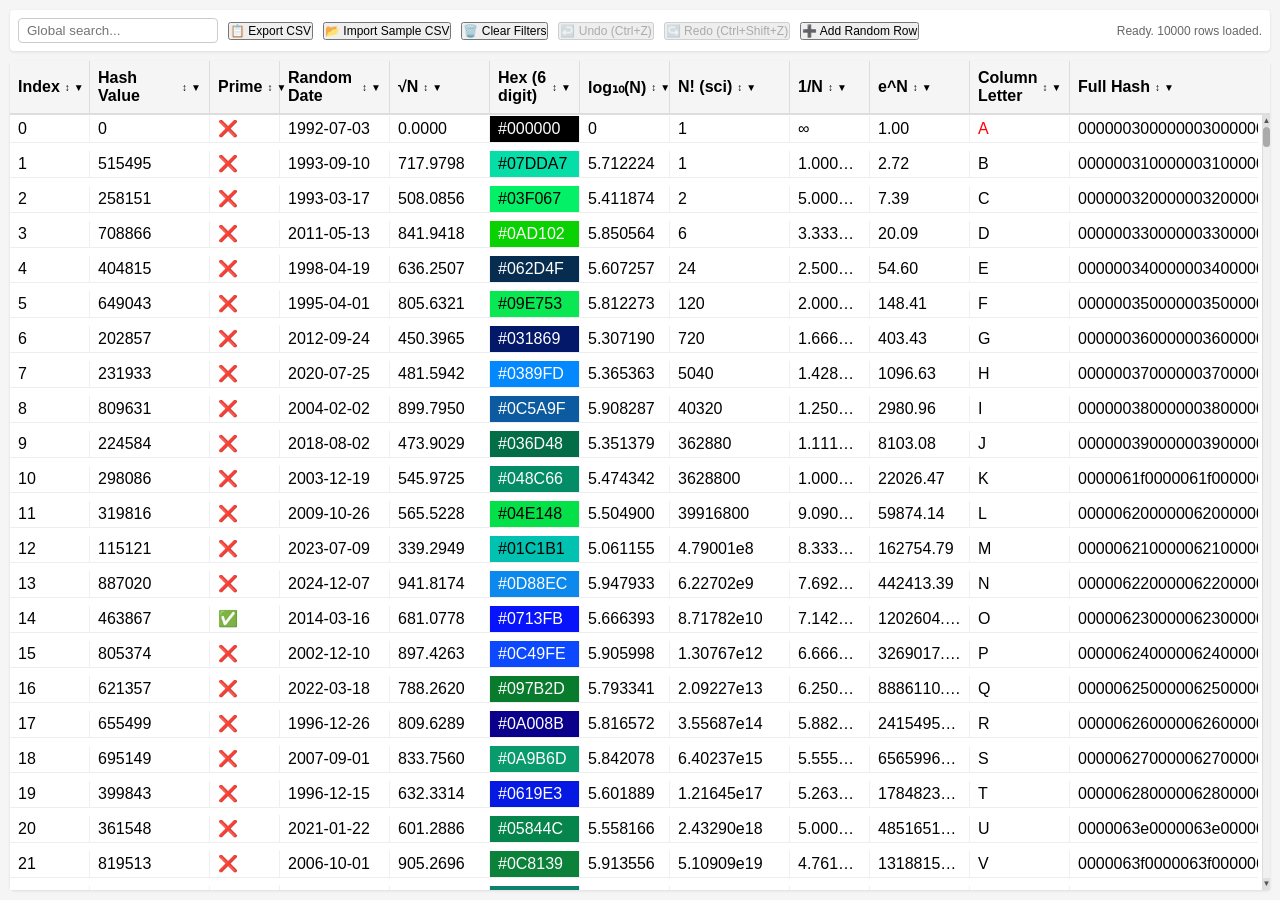
<file: TableTest.html>
<!DOCTYPE html>
<html lang="en">
<head>
    <meta charset="UTF-8">
    <meta name="viewport" content="width=device-width, initial-scale=1.0">
    <title>DataTable - 10 Million Rows (Paged)</title>
    <style>
        * { box-sizing: border-box; margin: 0; padding: 0; }
        body {
            font-family: 'Segoe UI', Tahoma, Geneva, Verdana, sans-serif;
            background: #f5f5f5;
            height: 100vh;
            display: flex;
            flex-direction: column;
            padding: 10px;
        }
        .toolbar {
            display: flex;
            gap: 10px;
            flex-wrap: wrap;
            margin-bottom: 10px;
            padding: 8px;
            background: white;
            border-radius: 4px;
            box-shadow: 0 1px 3px rgba(0,0,0,0.1);
            align-items: center;
        }
        button {
            cursor: pointer;
            font-size: 12px;
        }
        button:hover { background: #0b7dda; }
        .info {
            font-size: 12px;
            color: #666;
            margin-left: auto;
            align-self: center;
        }
        .global_search {
            padding: 4px 8px;
            width: 200px;
            border: 1px solid #ccc;
            border-radius: 4px;
        }
        #table_container {
            flex: 1;
            min-height: 0;
            background: white;
            border-radius: 4px;
            box-shadow: 0 1px 3px rgba(0,0,0,0.1);
        }
    </style>
</head>
<body>
    <div class="toolbar">
        <input type="text" id="global_search" class="global_search" placeholder="Global search...">
        <button id="export_csv_btn">&#x1F4CB; Export CSV</button>
        <button id="import_csv_btn">&#x1F4C2; Import Sample CSV</button>
        <button id="clear_filters_btn">&#x1F5D1;&#xFE0F; Clear Filters</button>
        <button id="undo_btn" disabled>&#x21A9;&#xFE0F; Undo (Ctrl+Z)</button>
        <button id="redo_btn" disabled>&#x21AA;&#xFE0F; Redo (Ctrl+Shift+Z)</button>
        <button id="add_row_btn">&#x2795; Add Random Row</button>
        <div class="info" id="row_count_info"></div>
    </div>
    <div id="table_container"></div>

    <script src="web/js/widgets/DataGrid/CustomScrollbar.js"></script>
    <script src="web/js/widgets/DataGrid/ColumnDef.js"></script>
    <script src="web/js/widgets/DataGrid/RowDef.js"></script>
    <script src="web/js/widgets/DataGrid/GridDataModel.js"></script>
    <script src="web/js/widgets/DataGrid/CellNode.js"></script>
    <script src="web/js/widgets/DataGrid/RowNode.js"></script>
    <script src="web/js/widgets/DataGrid/DOMPool.js"></script>
    <script src="web/js/widgets/DataGrid/GridDOMManager.js"></script>
    <script src="web/js/widgets/DataGrid/VirtualScroller.js"></script>
    <script src="web/js/widgets/DataGrid/SelectionManager.js"></script>
    <script src="web/js/widgets/DataGrid/SortManager.js"></script>
    <script src="web/js/widgets/DataGrid/FilterManager.js"></script>
    <script src="web/js/widgets/DataGrid/EditManager.js"></script>
    <script src="web/js/widgets/DataGrid/GridAPI.js"></script>
    <script src="web/js/widgets/DataGrid/tester.js"></script>
</body>
</html>
</file>
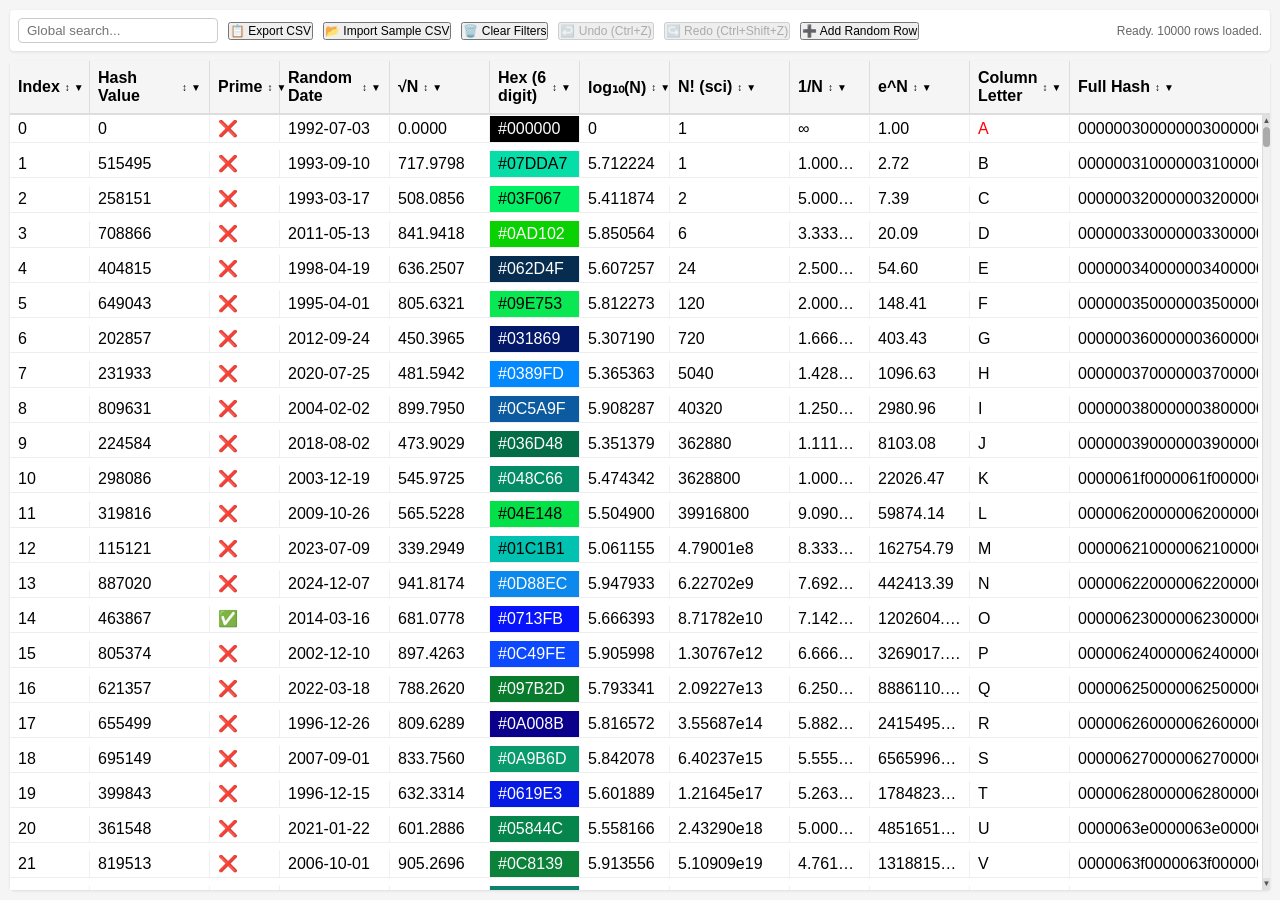
<file: TableTestOnefile.html>
<!DOCTYPE html>
<html lang="en">
<head>
    <meta charset="UTF-8">
    <meta name="viewport" content="width=device-width, initial-scale=1.0">
    <title>DataTable - 10 Million Rows (Paged)</title>
    <style>
        * { box-sizing: border-box; margin: 0; padding: 0; }
        body {
            font-family: 'Segoe UI', Tahoma, Geneva, Verdana, sans-serif;
            background: #f5f5f5;
            height: 100vh;
            display: flex;
            flex-direction: column;
            padding: 10px;
        }
        .toolbar {
            display: flex;
            gap: 10px;
            flex-wrap: wrap;
            margin-bottom: 10px;
            padding: 8px;
            background: white;
            border-radius: 4px;
            box-shadow: 0 1px 3px rgba(0,0,0,0.1);
            align-items: center;
        }
        button {
            cursor: pointer;
            font-size: 12px;
        }
        button:hover { background: #0b7dda; }
        .info {
            font-size: 12px;
            color: #666;
            margin-left: auto;
            align-self: center;
        }
        .global_search {
            padding: 4px 8px;
            width: 200px;
            border: 1px solid #ccc;
            border-radius: 4px;
        }
        #table_container {
            flex: 1;
            min-height: 0;
            background: white;
            border-radius: 4px;
            box-shadow: 0 1px 3px rgba(0,0,0,0.1);
        }
    </style>
</head>
<body>
    <div class="toolbar">
        <input type="text" id="global_search" class="global_search" placeholder="Global search...">
        <button id="export_csv_btn">&#x1F4CB; Export CSV</button>
        <button id="import_csv_btn">&#x1F4C2; Import Sample CSV</button>
        <button id="clear_filters_btn">&#x1F5D1;&#xFE0F; Clear Filters</button>
        <button id="undo_btn" disabled>&#x21A9;&#xFE0F; Undo (Ctrl+Z)</button>
        <button id="redo_btn" disabled>&#x21AA;&#xFE0F; Redo (Ctrl+Shift+Z)</button>
        <button id="add_row_btn">&#x2795; Add Random Row</button>
        <div class="info" id="row_count_info"></div>
    </div>
    <div id="table_container"></div>
    <script src="web/js/ObjectCreator.js"></script>
    <script src="web/js/widgets/DataGrid/DataGridCombined.js"></script>
    <script src="web/js/widgets/DataGrid/tester.js"></script>
</body>
</html>
</file>
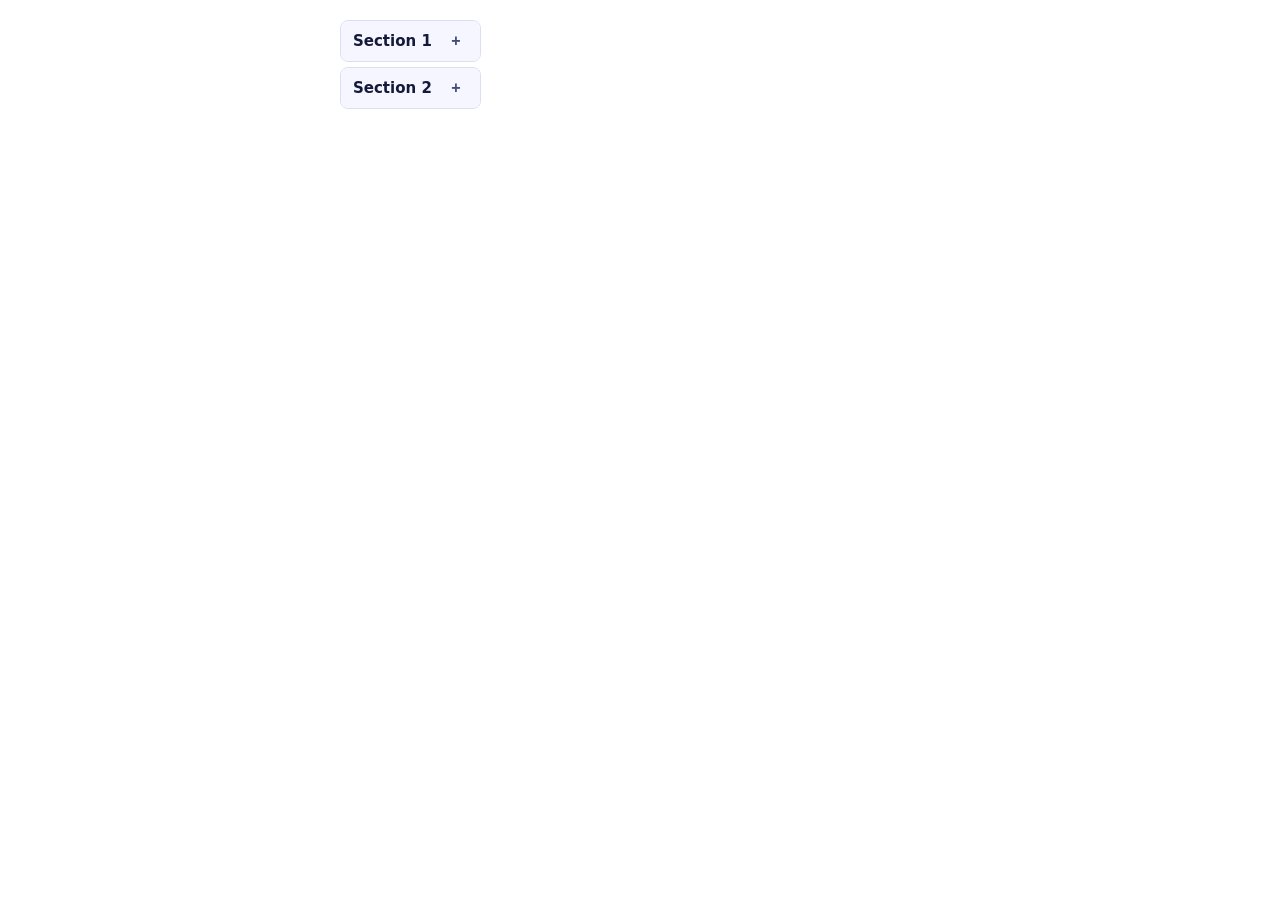
<file: web/js/widgets/test.html>
<!DOCTYPE html>
<html lang="en">
<head>
    <meta charset="UTF-8">
    <title>CollapsibleSection Test</title>
    <!-- Optional: override default styles -->
    <style>
        /* .collapsible_header { background-color: #d1e7dd; } */
    </style>
</head>
<body>
    <div id="demo" style="max-width: 600px; margin: 20px auto;"></div>

    <script src="CollapsibleSection.js"></script>
    <script>
        const container = document.getElementById('demo');

        // Section 1: simple text
        const sec1 = new CollapsibleSection('Section 1', (content) => {
            content.innerHTML = '<p>This is the content of section 1. Lorem ipsum dolor sit amet.</p>';
        });
        sec1.build(container);

        // Section 2: with a button and custom ID/class
        const sec2 = new CollapsibleSection('Section 2', (content) => {
            const btn = document.createElement('button');
            btn.textContent = 'Click me';
            btn.onclick = () => alert('Button clicked!');
            content.appendChild(btn);
            content.appendChild(document.createTextNode(' Some text.'));
        }, { id: 'my-section', class_name: 'special', margin: { x: 0, y: 5 } });
        sec2.build(container);

        // Optional: expand/collapse programmatically after 2 seconds
        setTimeout(() => {
            sec2.expand();
        }, 2000);
    </script>
</body>
</html>
</file>
